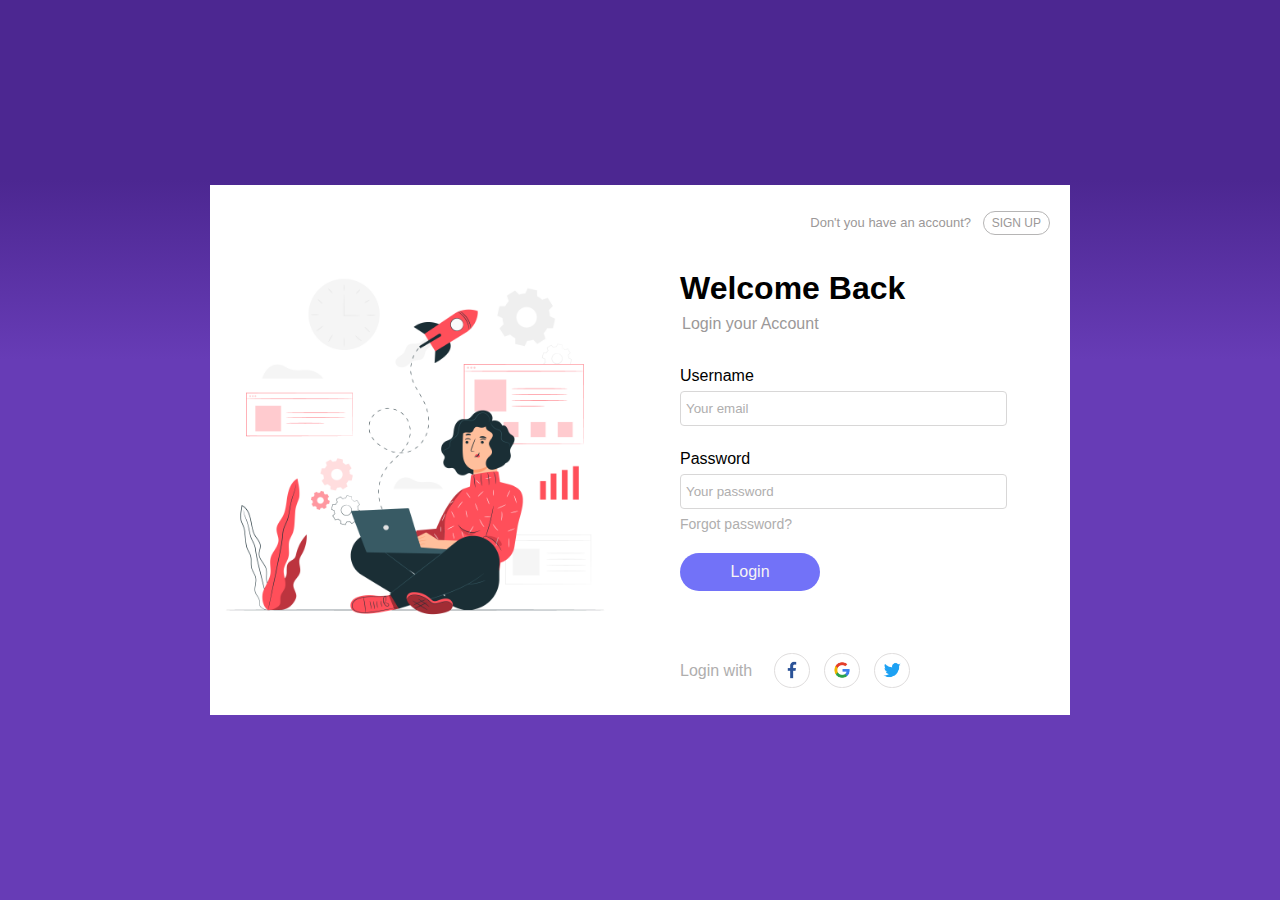
<file: login-form-0/index.html>
<!DOCTYPE html>
<html lang="en">
<head>
    <meta charset="UTF-8">
    <meta http-equiv="X-UA-Compatible" content="IE=edge">
    <meta name="viewport" content="width=device-width, initial-scale=1.0">
    <title>Login Form | Wavefire Coding</title>
    <link rel="stylesheet" href="css/style.css">
</head>
<body>
    <div class="main-wrap">
        <div class="box-container">
            <div class="img-box">

            </div>
            <div class="form-wrap">
                <div class="top-signup">
                    <span>Don't you have an account?</span>
                    <a href="#" class="signup-btn">SIGN UP</a>
                </div>
                <div class="mid-container">
                    <h1>Welcome Back</h1>
                    <h6>Login your Account</h6>
                    <form action="" class="form">
                        <label for="Username">Username</label></br>
                        <input type="email" name="username" id="" placeholder="Your email"> 
                        </br></br>
                        <label for="Password">Password</label></br>
                        <input type="password" name="password" id="" placeholder="Your password">
                        <br>
                        <span><a href="#" class="fg-pass">Forgot password?</a></span>
                        <br>
                        <button type="submit" class="login-btn">Login</button>
                    </form>
                </div>
                <div class="login-with">
                    <span>Login with</span>
                    <a href="https://facebook.com/"><img src="images/fb.png" alt=""></a>
                    <a href=""><img src="images/google.png" alt=""></a>
                    <a href="https://twitter.com/"><img src="images/twitter.png" alt=""></a>
                </div>
            </div>
        </div>
    </div>
</body>
</html>
</file>
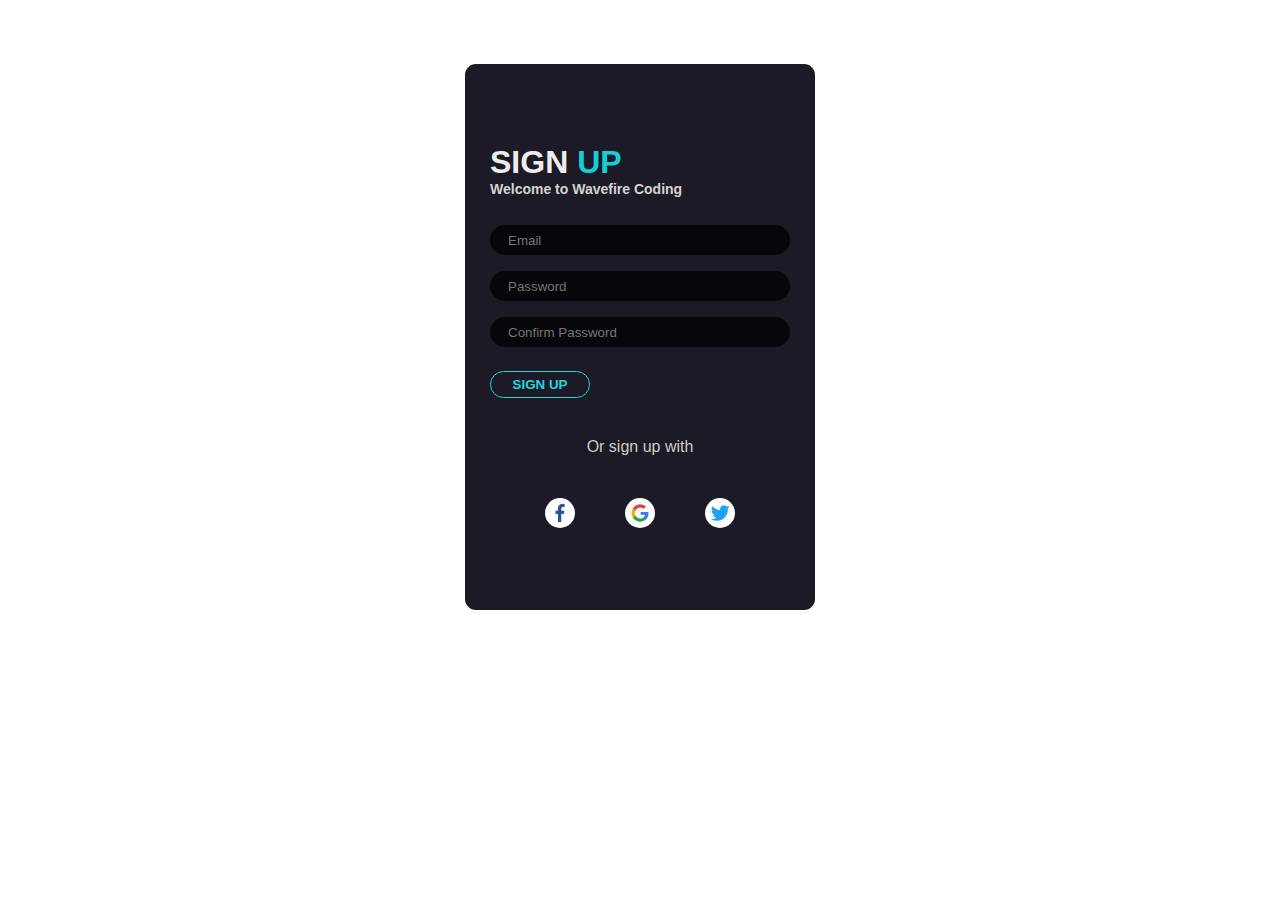
<file: signup-form-0/index.html>
<!DOCTYPE html>
<html>
    <head>
        <title>Sign Up Form</title>
        <link rel="stylesheet" href="css/style.css">        <!--Add your CSS file link-->
    </head>
    <body>
       <div class="main-wrap">
           <div class="form-wrap">
               <h1>SIGN <span>UP</span></h1>
               <h6>Welcome to Wavefire Coding</h6>
               <form class="form">
                   <input type="email" name="email" id="email" placeholder="Email">
                    </br>
                   <input type="password" name="pass" id="pass" placeholder="Password">
                    </br>
                   <input type="password" name="cpass" id="cpass" placeholder="Confirm Password">
                    </br>
                   <button type="submit" class="form-btn">SIGN UP</button>
               </form>
               <span class="sign-up-with">Or sign up with</span>
               <div class="social-logo">
                    <a href="#" title="Facebook">
                        <img src="images/fb.png" alt="Facebook">
                    </a>
                    <a href="#" title="Google">
                        <img src="images/google.png" alt="Google">
                    </a>
                    <a href="#" title="Twitter">
                        <img src="images/twitter.png" alt="Twitter">
                    </a>
               </div>
           </div>
       </div>
    </body>
</html>
</file>
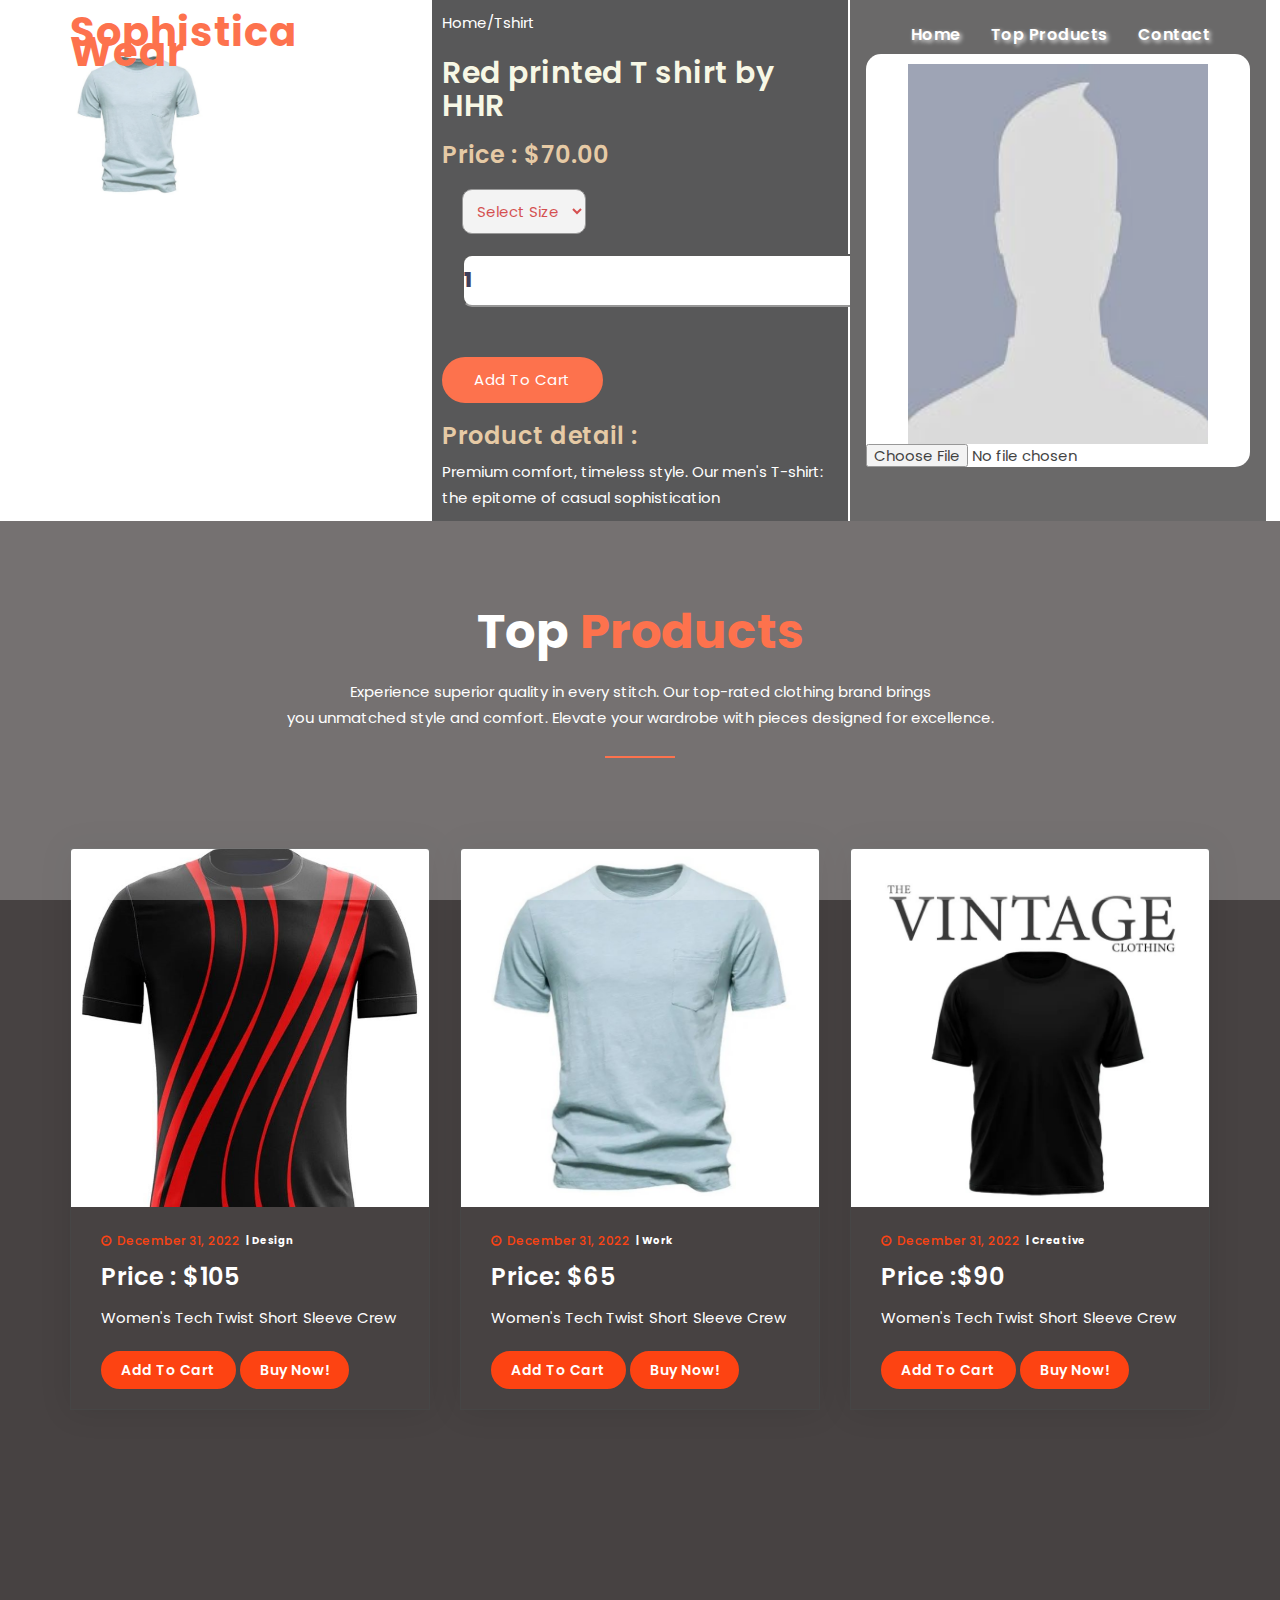
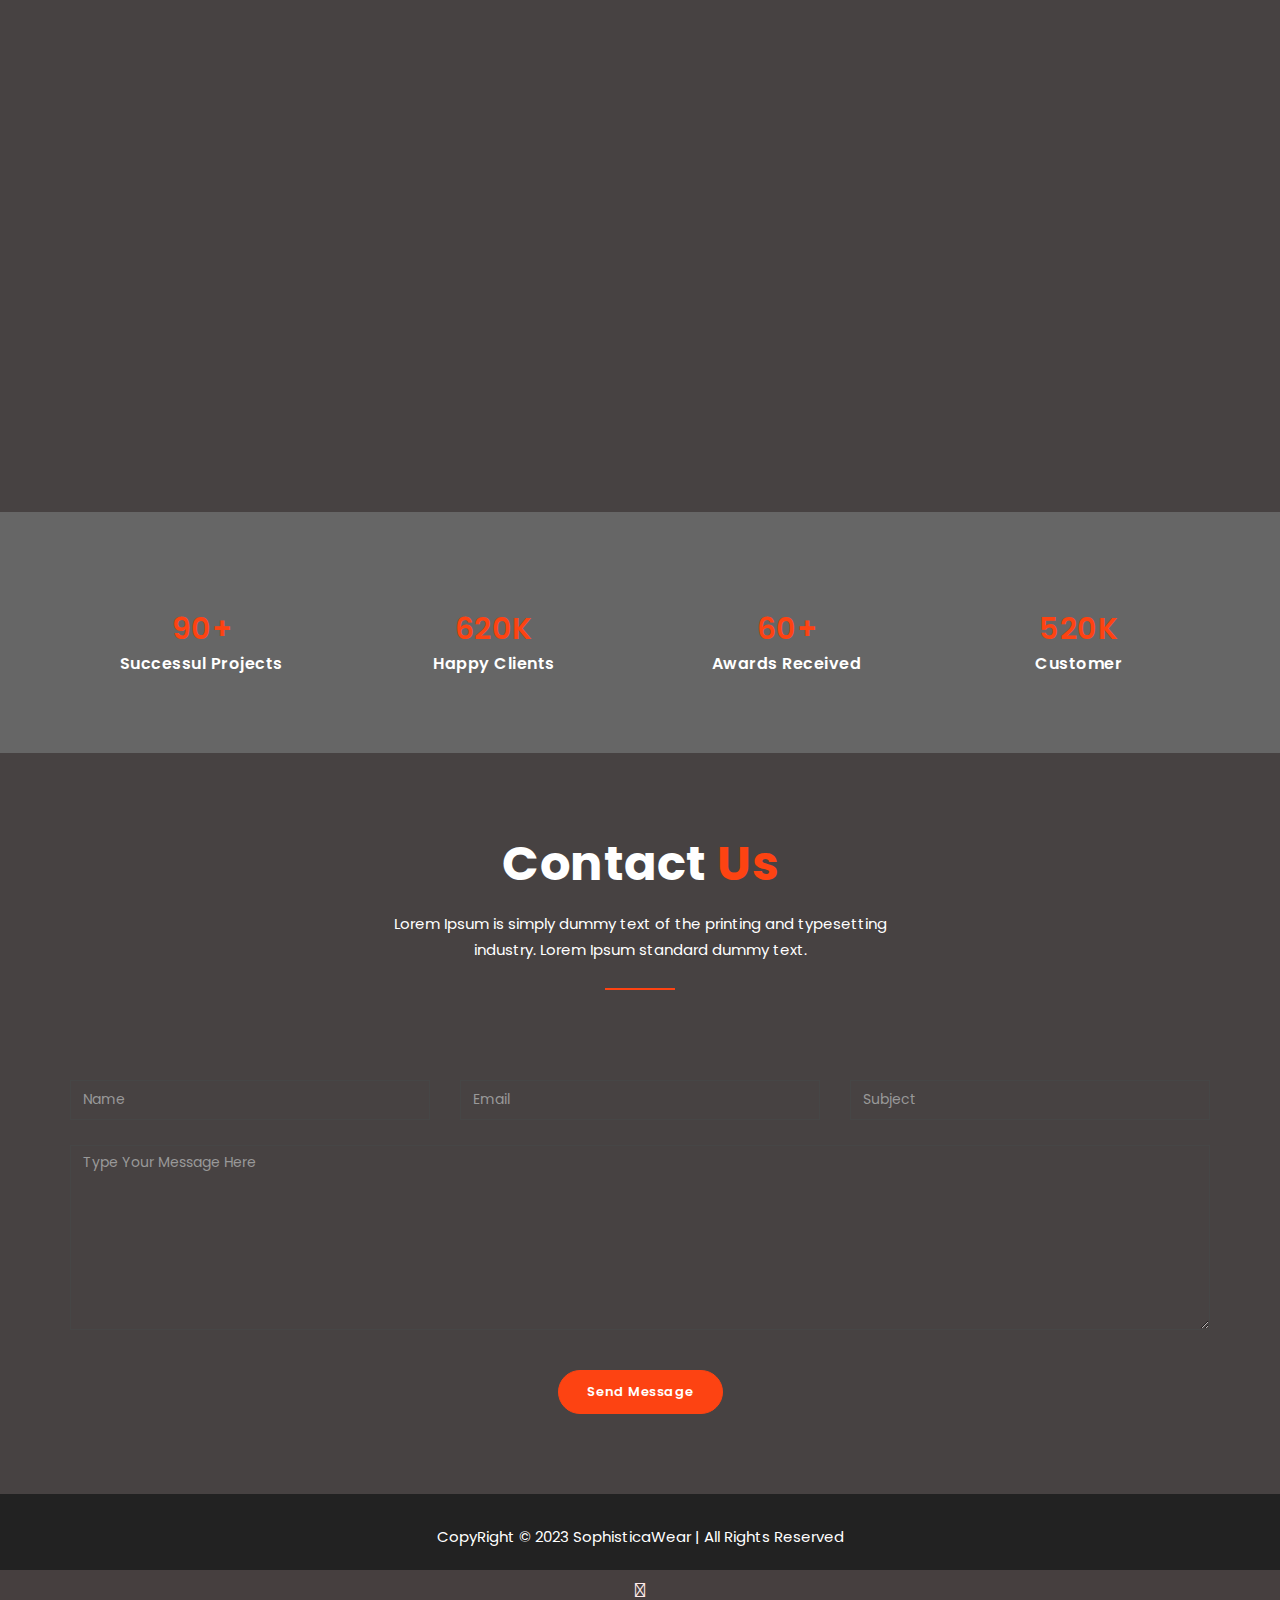
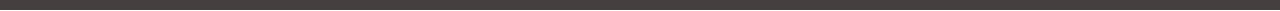
<file: buy.html>
<!doctype html>
<html lang="zxx">
	<head>
		<!-- Meta -->
		<meta charset="utf-8">
		<meta http-equiv="X-UA-Content="IE=edge">
		<meta name="viewport" content="width=device-width, initial-scale=1"> 
		<!-- The above 3 meta tags *must* come first in the head; any other head content must come *after* these tags -->
		<!-- SITE TITLE -->
		<title>Sophistica Wear Clothing</title>
		<link href="https://fonts.googleapis.com/css?family=Poppins:300i,400,400i,500,600,700,800" rel="stylesheet">
		<link href="fonts/font-awesome.min.css" rel="stylesheet"/>
		<link rel="icon" href="images/favicon.png"/>
		<link href="fonts/themify-icons.css" rel="stylesheet"/>
		<link href="fonts/etline.css" rel="stylesheet"/>
		<link href="css/plugins.css" rel="stylesheet"/>
		<link href="css/lightbox.min.css" rel="stylesheet"/>
		<link href="css/responsive.css" rel="stylesheet"/>
		<link href="css/style.css" rel="stylesheet"/>
		<!-- HTML5 shim and Respond.js IE8 support of HTML5 elements and media queries -->
		<!-- WARNING: Respond.js doesn't work if you view the page via file:// -->
		<!--[if lt IE 9]>
		  <script src="https://oss.maxcdn.com/html5shiv/3.7.2/html5shiv.min.js"></script>
		  <script src="https://oss.maxcdn.com/respond/1.4.2/respond.min.js"></script>
		<![endif]-->

        <style>
            select{
                display: block;
                margin: 20px;
                padding: 10px;
                border-radius: 10px;
            }
            select option{
                color: rgb(25, 29, 29);
                
               
            }
            input[type="number"]{
                    display: block;
                    margin: 20px;
                    padding:1vw 0;
                    color: rgb(1, 1, 37);
                    font-size: 1.6vw;
                    font-weight: 800;
                    border-radius: 10px;
                    .col-2 h3{
                        color: burlywood;
                    }
            }
input[type="file"]{
	color: black;
}
        </style>
	</head>
	<body data-spy="scroll" data-offset="80">
	
		<!-- START PRELOADER -->
			<div class="preloader">
				<div class="spinner">
					<div class="double-bounce1"></div>
					<div class="double-bounce2"></div>
				</div>
			</div>
		<!-- END PRELOADER -->
		
		<!-- START NAVBAR -->
			<header class="header_area">				
				<div class="main_header navbar navbar-default menu-top">
					<div class="container">
						<div class="row">
							<div class="col-md-2 col-sm-2 col-xs-4">
								<div class="logo">
									<a href="index.html" class="navbar-brand"><p>Sophistica Wear</p></a>
									<div class="mobile-nav"></div>
								</div>
							</div>
							
							<div class="col-md-10 col-sm-10 col-xs-8">
								<div class="navbar-header">
									<button type="button" class="navbar-toggle collapsed" data-toggle="collapse" data-target="#navbar" aria-expanded="false" aria-controls="navbar">
										<span class="fa fa-navicon"></span>
									</button>
								</div>
								
								<nav id="navbar" class="navbar-collapse collapse">
									<ul class="nav navbar-nav navbar-right">
										<li><a href="#home">Home</a></li>
										<li><a href="#blog">Top Products</a></li>
																
																				
										<li><a href="#contact">Contact</a></li>
									</ul>
								</nav> 
							</div>
						</div>
					</div><!--- END CONTAINER -->
				</div> 
			</header> 
		<!-- END NAVBAR -->			
		
		<!-- -----------Single product detail------------- -->
		<div class="small-container" style="max-width: 1400px; margin: auto; padding-left: 25px; padding-right: 25px;"  >
<div class="row" style="display: flex; align-items: centre; flex-wrap: wrap; justify-content: space-around;">
    <div class="col-2" style="flex-basis: 33%; min-width: 300px;">
        <img style="padding: 50px ; max-width: 60%; " src="images\Products\5\5a.jpg" alt="">
    </div>
    <div class="col-2" style="flex-basis: 33%; min-width: 300px; background-color: rgb(33, 32, 34); padding: 10px; color: beige;">
        <p>Home/Tshirt</p>
       <h1 style="color: beige;">Red printed T shirt by HHR</h1>
       <h3 style="color: burlywood;" >Price : $70.00</h3>

       <select name="" id="" style="color: rgb(199, 20, 20);">
        <option value="">Select Size</option>
        <option value="">XXL</option>
        <option value="">XL</option>
        <option value="">L</option>
        <option value="">Medium</option>
        <option value="">Small</option>
        <option value="">Smallest</option>
       </select>
       <input type="number" value="1">
       <a href="#work" class="banner_btn">Add to Cart </a>
       <h3 style="color: burlywood;">Product detail :</h3>
       <p>Premium comfort, timeless style. Our men's T-shirt: the epitome of casual sophistication</p>
    </div>
    <div class="col-2" style="flex-basis: 33%; min-width: 300px;">
        <div class="hero" style="width: 100%; height: 100%; background: #383737; display: flex;align-items: center; justify-content: center;">
            <div class="card" style="width: 30vw; background-color: #fff;padding-top: 10px
            ;border-radius: 15px;text-align: center;color: #333;">
                
                <img style="width: 300px; height: 380px;" id="profile-Pic"src="images\Products\default-profile.jpg" alt="">

                <input type="file" accept="image/jpeg ,image/png ,image/jpg" id="input-file">
            </div>
        </div>
    </div>
</div>




            
         </div>	





		<!-- START BLOG -->
		<section id="blog" class="dark_bg section_padding">
			<div class="container">
				<div class="row">
					<div class="col-md-12 col-sm-12-col-xs-12">
						<div class="section_heading text-center">
							<h2>Top <span>Products</span></h2>
							<p>Experience superior quality in every stitch. Our top-rated clothing brand brings<br> you unmatched style and comfort. Elevate your wardrobe with pieces designed for excellence.</p>
							<div class="sm_border"></div>
						</div>	
					</div>	
					
					<div class="blog_slide_area">
						<div class="col-md-4 col-sm-6 col-xs-12">
							<div class="single_blog wow fadeInLeft">
								<div class="blog-thumb">
									<div class="blog-image">
									   <a href="#"><img src="images\Products\6\6a.jpg" class="img-responsive" alt=""></a>
									</div>
									<div class="blog-info">
										<small><i class="fa fa-clock-o"></i>December 31, 2022</small>
										<span>| Design</span>
										<a href="#"><h4>Price : $105</h4></a>																						
										<p>Women's Tech Twist Short Sleeve Crew</p>
										<a href="buy.html" target="self" class="btn blog_btn">Add to Cart</a>
										<a href="buy.html" class="btn blog_btn">Buy Now!</a>
									</div>
								</div>
							</div>
						</div>
		
						<div class="col-md-4 col-sm-6 col-xs-12">
							<div class="single_blog wow fadeInUp">
								<div class="blog-thumb">
									<div class="blog-image">
									   <a href="#"><img src="images\Products\5\5a.jpg" alt=""></a>
									</div>
									<div class="blog-info">
										<small><i class="fa fa-clock-o"></i>December 31, 2022</small>
										<span>| Work</span>
										<a href="#"><h4>Price: $65</h4></a>																						
										<p>Women's Tech Twist Short Sleeve Crew</p>
										<a href="buy.html" class="btn blog_btn">Add to Cart</a>
										<a href="buy.html" class="btn blog_btn">Buy Now!</a>
									</div>
								</div>
							</div>
						</div>
						
						<div class="col-md-4 col-sm-6 col-xs-12">
							<div class="single_blog wow fadeInRight">
								<div class="blog-thumb">
									<div class="blog-image">
									   <a href="#"><img src="images\Products\4\4a.jpg" class="img-responsive" alt=""></a>
									</div>
									<div class="blog-info">
										<small><i class="fa fa-clock-o"></i>December 31, 2022</small>
										<span>| Creative</span>
										<a href="#"><h4>Price :$90</h4></a>																						
										<p>Women's Tech Twist Short Sleeve Crew</p>
										<a href="buy.html" class="btn blog_btn">Add to Cart</a>
										<a href="buy.html" class="btn blog_btn">Buy Now!</a>
									</div>
								</div>
							</div>
						</div>	
						<div class="blog_slide_area">
							<div class="col-md-4 col-sm-6 col-xs-12">
								<div class="single_blog wow fadeInLeft">
									<div class="blog-thumb">
										<div class="blog-image">
										   <a href="#"><img src="images\Products\3\3a.jpg" class="img-responsive" alt=""></a>
										</div>
										<div class="blog-info">
											<small><i class="fa fa-clock-o"></i>December 31, 2022</small>
											<span>| Design</span>
											<a href="#"><h4>Price : $80 USD</h4></a>																						
											<p>men's Tech Twist Short Sleeve Crew</p>
											<a href="buy.html" class="btn blog_btn">Add to Cart</a>
											<a href="buy.html" class="btn blog_btn">Buy Now!</a>
										</div>
									</div>
								</div>
							</div>
			
							<div class="col-md-4 col-sm-6 col-xs-12">
								<div class="single_blog wow fadeInUp">
									<div class="blog-thumb">
										<div class="blog-image">
										   <a href="#"><img src="images\Products\2\2a.jpg" class="img-responsive" alt=""></a>
										</div>
										<div class="blog-info">
											<small><i class="fa fa-clock-o"></i>December 31, 2023</small>
											<span>| Work</span>
											<a href="buy.html"><h4>Price : $80</h4></a>																						
											<p>men's Tech Twist Short Sleeve Crew</p>
											<a href="buy.html" class="btn blog_btn">Add to Cart</a>
											<a href="buy.html" class="btn blog_btn">Buy Now!</a>
										</div>
									</div>
								</div>
							</div>
							<div class="col-md-4 col-sm-6 col-xs-12">
								<div class="single_blog wow fadeInUp">
									<div class="blog-thumb">
										<div class="blog-image">
										   <a href="#"><img src="images\Products\1\1a.jpg" class="img-responsive" alt=""></a>
										</div>
										<div class="blog-info">
											<small><i class="fa fa-clock-o"></i>December 31, 2023</small>
											<span>| Work</span>
											<a href="buy.html"><h4>Price : $80</h4></a>																						
											<p>men's Tech Twist Short Sleeve Crew</p>
											<a href="buy.html" class="btn blog_btn">Add to Cart</a>
											<a href="buy.html" class="btn blog_btn">Buy Now!</a>
										</div>
									</div>
								</div>
							</div>
							
							
					</div>
				</div>
			</div>
		</section>
	<!-- END BLOG -->
		
		
		
		<!-- START COUNTER -->
		    <section id="counter_area" class="section_padding">
				<div class="container">
					<div class="row text-center">
					
						<div class="col-md-3 col-sm-6 col-xs-12">
							<div class="single_counter">							    
								<h3><span class="counter">90</span>+</h3>
							    <h5>Successul Projects</h5>
							</div>
						</div> 
						
						<div class="col-md-3 col-sm-6 col-xs-12">
							<div class="single_counter">								
								<h3><span class="counter">620</span>K</h3>
								<h5>Happy Clients</h5>
							</div>
						</div>
						
						<div class="col-md-3 col-sm-6 col-xs-12">
							<div class="single_counter">							    
								<h3><span class="counter">60</span>+</h3>
								<h5>Awards Received</h5>
							</div>
						</div> 
						
						<div class="col-md-3 col-sm-6 col-xs-12">
							<div class="single_counter border_left">							    
								<h3><span class="counter">520</span>K</h3>
								<h5>Customer</h5>
							</div>
						</div>
					</div>
				</div>
			</section>
		<!-- END COUNTER -->	
	
		
		<!-- START CONTACT -->
			<section id="contact" class="dark_bg section_padding">
				<div class="container">
					<div class="col-md-12 col-sm-12-col-xs-12">
						<div class="section_heading text-center">
							<h2>Contact <span>Us</span></h2>
							<p>Lorem Ipsum is simply dummy text of the printing and typesetting<br/> industry. Lorem Ipsum standard dummy text.</p>
							<div class="sm_border"></div>
						</div>	
					</div>	
					
					<div class="row">						
						<div class="col-md-12 col-sm-12">
							<form class="form" name="enq" method="post" action="contact.php" onsubmit="return validation();">
								<div class="row">
									<div class="form-group col-md-4">
										<input type="text" name="name" class="form-control" placeholder="Name" required="required">
									</div>
									<div class="form-group col-md-4">
										<input type="email" name="email" class="form-control" placeholder="Email" required="required">
									</div>
									<div class="form-group col-md-4">
										<input type="text" name="subject" class="form-control" placeholder="Subject" required="required">
									</div>
									<div class="form-group col-md-12">
										<textarea rows="6" name="message" class="form-control" placeholder="Type Your Message Here" required="required"></textarea>
									</div>
									<div class="col-md-12 text-center">
										<button type="submit" value="Send message" name="submit" id="submitButton" class="btn btn-default main_btn" title="Submit Your Message!">Send Message</button>
									</div>
								</div>
							</form>
						</div>						
					</div>
				</div>
			</section>
		<!-- END CONTACT -->
		
		<!-- START FOOTER -->
			<div class="footer">
				<div class="container">					
					<div class="copy-text text-center">
						<p>CopyRight © 2023 SophisticaWear | All Rights Reserved</p>
					</div>											
				</div>						
			</div>	
            <div class="links">
				<a href="#"><i class="fa-brands fa-linkedin-in"></i></a>
				<a href="#"><i class="fa-brands fa-facebook"></i></a>
				<a href="#"><i class="fa-solid fa-envelope-open-text"></i></a>
			</div>
		<!-- END FOOTER -->
		
<script>
	let profilePic=document.getElementById("profile-Pic");
	let inputFile=document.getElementById("input-file");

	inputFile.onchange=function(){
		profilePic.src=URL.createObjectURL(inputFile.files[0]);
	}
</script>

		<!-- Start Latest jQuery -->
			<script src="js/jquery.min.js"></script>
			<script src="js/bootstrap.min.js"></script>
			<script src="js/owl.carousel.min.js"></script>
			<script src="js/modernizr-2.8.3.min.js"></script>
			<script src="js/jquery.min.js"></script>
			<script src="js/jquery.nav.js"></script>			
			<script src="js/jquery.inview.min.js"></script>
			<script src="js/isotope.pkgd.min.js"></script>
			<script src="js/animated-headline.js"></script>	
			<script src="js/particles.min.js"></script>
			<script src="js/app.js"></script>
			<script src="js/jquery.stellar.min.js"></script>
			<script src="js/lightbox.min.js"></script>
			<script src="js/scrolltopcontrol.js"></script>
			<script src="js/wow.min.js"></script>
			<script src="js/main.js"></script>
		<!-- End Latest jQuery -->
		
	</body>
</html>
</file>
<file: login-form-0/css/style.css>
*{
    margin:0px;
    padding: 0px;
    font-family: Arial, Helvetica, sans-serif;
}
.main-wrap{
    background: linear-gradient(rgb(76, 39, 145) 20%,rgb(103, 60, 182) 40%);
    width:100%;
    height: 100vh;
    display: flex;
    justify-content: center;
    align-items: center;
}
.box-container{
    display: flex;
    width:860px;
    height:530px;
    background:#fff;
    /* border-radius: 10px; */
}
.img-box{
    width:50%;
    height: 100%;
    background-image: url(../images/photo4.jpg);
    background-position: center;
    background-size: contain;
    background-repeat: no-repeat;
    /* background-color: rgb(170, 32, 129); */
}
.form-wrap{
    /* font-family: Arial; */
    width:50%;
    height: 100%;
    padding: 20px;
}
.form-wrap .top-signup{
    text-align: right;
    padding-top: 10px;
    font-size: 13px;
    font-weight: 400;
    color: rgb(155, 152, 152);
}
.form-wrap .signup-btn{
    text-decoration: none;
    color: rgb(155, 152, 152);
    border: 1px solid rgb(182, 181, 181);
    padding: 4px 8px;
    font-size: 12px;
    margin-left: 8px;
    border-radius: 16px;
}
.form-wrap .signup-btn:hover{
    background-color: rgba(238, 238, 238, 0.527);
}
.form-wrap .mid-container{
    padding-top: 40px;
    padding-left: 40px;
}
.mid-container h6{
    font-size: 16px;
    font-weight: 400;
    padding: 8px 2px;
    letter-spacing: 0.002rem;
    color:rgb(155, 152, 152);
}
.mid-container .form{
    padding-top: 26px;
}
.mid-container .form label{
    font-weight: 500;
}
.mid-container .form input{
    width:320px;
    margin: 6px 0px;
    height:33px;
    color:rgb(155, 152, 152);
    padding-left: 5px;
    border-radius: 4px;
    border: 1px solid rgb(216, 215, 215);
}
.mid-container .form input:focus{
    border: 1px solid rgb(182, 180, 180);
    outline: none;
}
.mid-container .form input::placeholder{
    color: rgb(175, 174, 174);
}
.fg-pass{
    color:rgb(175, 174, 174);
    font-size: 14px;
    text-decoration: none;
}
.mid-container .form .login-btn{
    padding:10px;
    cursor: pointer;
    width: 140px;
    font-size: 16px;
    margin-top: 20px;
    background-color: rgb(114, 114, 248);
    color: rgb(247, 244, 244);
    border-radius:20px;
    border: none;
}
.mid-container .form .login-btn:hover{
    background-color: rgba(39, 39, 175, 0.938);
    transition: all ease 1s;
}
.login-with{
    padding: 70px 40px;
}
.login-with span{
    color: rgb(175, 174, 174);
    margin-right: 12px;
}
.login-with a{
    border: 1px solid rgb(223, 221, 221);
    border-radius: 30px;
    padding:8px;
    width:25px;
    margin: 4px 5px;
    height:25px;
}
.login-with a img{
    width:18px;
    height:18px;
    margin-bottom: -3px;
}
</file>
<file: signup-form-0/css/style.css>
/*Suraj Aswal*/

*{
    margin:0px;
    padding:0px;
    font-family: Arial, Helvetica, sans-serif;
    box-sizing: border-box;
}
.main-wrap{
    position: relative;
    width: 100%;
}
.form-wrap{
    margin:auto;
    margin-top:5%;
    border-radius: 11px;
    padding:80px 25px;
    background-color: rgba(16, 15, 27, 0.952);
    width:350px;
    height:auto;
    /* box-shadow: 0.1rem 3rem rgba(0, 0, 0, 0.527) !important; */
}
.form-wrap h1{
    color: rgb(238, 237, 237);
}
.form-wrap h6{
    color:rgb(212, 211, 211);
    font-size:14px;
    margin-bottom:20px;
}
.form-wrap span{
    color:rgb(23, 206, 212);
}
.form input{
    margin:8px 0px;
    height:30px;
    width:100%;
    border:none;
    border-radius: 20px;
    padding-left:14px;
    color:rgb(238, 237, 237);
    background-color: rgb(7, 6, 10);
}
.form input:focus{
    border:none;
    outline:none
}
.form input::placeholder{
    padding-left: 4px;
}
.form .form-btn{
    width:100px;
    border-radius:20px;
    padding:5px;
    cursor:pointer;
    font-weight:550;
    margin-top:16px;
    border:0.1rem solid rgb(35, 215, 221);
    color:rgb(35, 215, 221);
    background-color: transparent;
}
.form-btn:hover{
    background-color: rgb(17, 16, 29);
}
.sign-up-with{
    padding:40px 10px;
    width:100%;
    display:inline-block;
    text-align:center;
    color:rgb(206, 202, 202) !important;
}
.social-logo{
    display: flex;
    justify-content: center;
    align-items: center;
}
.social-logo a{
    background-color: #fff;
    width:30px;
    height:30px;
    margin:2px 25px;
    padding:5px;
    border-radius:20px;
}
.social-logo a img{
    height:20px;
    width:20px;
}
</file>
<file: fonts/themify-icons.css>
@font-face {
	font-family: 'themify';
	src:url('themify.eot?-fvbane');
	src:url('themify.eot?#iefix-fvbane') format('embedded-opentype'),
		url('themify.woff?-fvbane') format('woff'),
		url('themify.ttf?-fvbane') format('truetype'),
		url('themify.svg?-fvbane#themify') format('svg');
	font-weight: normal;
	font-style: normal;
}

[class^="ti-"], [class*=" ti-"] {
	font-family: 'themify';
	speak: none;
	font-style: normal;
	font-weight: normal;
	font-variant: normal;
	text-transform: none;
	line-height: 1;

	/* Better Font Rendering =========== */
	-webkit-font-smoothing: antialiased;
	-moz-osx-font-smoothing: grayscale;
}

.ti-wand:before {
	content: "\e600";
}
.ti-volume:before {
	content: "\e601";
}
.ti-user:before {
	content: "\e602";
}
.ti-unlock:before {
	content: "\e603";
}
.ti-unlink:before {
	content: "\e604";
}
.ti-trash:before {
	content: "\e605";
}
.ti-thought:before {
	content: "\e606";
}
.ti-target:before {
	content: "\e607";
}
.ti-tag:before {
	content: "\e608";
}
.ti-tablet:before {
	content: "\e609";
}
.ti-star:before {
	content: "\e60a";
}
.ti-spray:before {
	content: "\e60b";
}
.ti-signal:before {
	content: "\e60c";
}
.ti-shopping-cart:before {
	content: "\e60d";
}
.ti-shopping-cart-full:before {
	content: "\e60e";
}
.ti-settings:before {
	content: "\e60f";
}
.ti-search:before {
	content: "\e610";
}
.ti-zoom-in:before {
	content: "\e611";
}
.ti-zoom-out:before {
	content: "\e612";
}
.ti-cut:before {
	content: "\e613";
}
.ti-ruler:before {
	content: "\e614";
}
.ti-ruler-pencil:before {
	content: "\e615";
}
.ti-ruler-alt:before {
	content: "\e616";
}
.ti-bookmark:before {
	content: "\e617";
}
.ti-bookmark-alt:before {
	content: "\e618";
}
.ti-reload:before {
	content: "\e619";
}
.ti-plus:before {
	content: "\e61a";
}
.ti-pin:before {
	content: "\e61b";
}
.ti-pencil:before {
	content: "\e61c";
}
.ti-pencil-alt:before {
	content: "\e61d";
}
.ti-paint-roller:before {
	content: "\e61e";
}
.ti-paint-bucket:before {
	content: "\e61f";
}
.ti-na:before {
	content: "\e620";
}
.ti-mobile:before {
	content: "\e621";
}
.ti-minus:before {
	content: "\e622";
}
.ti-medall:before {
	content: "\e623";
}
.ti-medall-alt:before {
	content: "\e624";
}
.ti-marker:before {
	content: "\e625";
}
.ti-marker-alt:before {
	content: "\e626";
}
.ti-arrow-up:before {
	content: "\e627";
}
.ti-arrow-right:before {
	content: "\e628";
}
.ti-arrow-left:before {
	content: "\e629";
}
.ti-arrow-down:before {
	content: "\e62a";
}
.ti-lock:before {
	content: "\e62b";
}
.ti-location-arrow:before {
	content: "\e62c";
}
.ti-link:before {
	content: "\e62d";
}
.ti-layout:before {
	content: "\e62e";
}
.ti-layers:before {
	content: "\e62f";
}
.ti-layers-alt:before {
	content: "\e630";
}
.ti-key:before {
	content: "\e631";
}
.ti-import:before {
	content: "\e632";
}
.ti-image:before {
	content: "\e633";
}
.ti-heart:before {
	content: "\e634";
}
.ti-heart-broken:before {
	content: "\e635";
}
.ti-hand-stop:before {
	content: "\e636";
}
.ti-hand-open:before {
	content: "\e637";
}
.ti-hand-drag:before {
	content: "\e638";
}
.ti-folder:before {
	content: "\e639";
}
.ti-flag:before {
	content: "\e63a";
}
.ti-flag-alt:before {
	content: "\e63b";
}
.ti-flag-alt-2:before {
	content: "\e63c";
}
.ti-eye:before {
	content: "\e63d";
}
.ti-export:before {
	content: "\e63e";
}
.ti-exchange-vertical:before {
	content: "\e63f";
}
.ti-desktop:before {
	content: "\e640";
}
.ti-cup:before {
	content: "\e641";
}
.ti-crown:before {
	content: "\e642";
}
.ti-comments:before {
	content: "\e643";
}
.ti-comment:before {
	content: "\e644";
}
.ti-comment-alt:before {
	content: "\e645";
}
.ti-close:before {
	content: "\e646";
}
.ti-clip:before {
	content: "\e647";
}
.ti-angle-up:before {
	content: "\e648";
}
.ti-angle-right:before {
	content: "\e649";
}
.ti-angle-left:before {
	content: "\e64a";
}
.ti-angle-down:before {
	content: "\e64b";
}
.ti-check:before {
	content: "\e64c";
}
.ti-check-box:before {
	content: "\e64d";
}
.ti-camera:before {
	content: "\e64e";
}
.ti-announcement:before {
	content: "\e64f";
}
.ti-brush:before {
	content: "\e650";
}
.ti-briefcase:before {
	content: "\e651";
}
.ti-bolt:before {
	content: "\e652";
}
.ti-bolt-alt:before {
	content: "\e653";
}
.ti-blackboard:before {
	content: "\e654";
}
.ti-bag:before {
	content: "\e655";
}
.ti-move:before {
	content: "\e656";
}
.ti-arrows-vertical:before {
	content: "\e657";
}
.ti-arrows-horizontal:before {
	content: "\e658";
}
.ti-fullscreen:before {
	content: "\e659";
}
.ti-arrow-top-right:before {
	content: "\e65a";
}
.ti-arrow-top-left:before {
	content: "\e65b";
}
.ti-arrow-circle-up:before {
	content: "\e65c";
}
.ti-arrow-circle-right:before {
	content: "\e65d";
}
.ti-arrow-circle-left:before {
	content: "\e65e";
}
.ti-arrow-circle-down:before {
	content: "\e65f";
}
.ti-angle-double-up:before {
	content: "\e660";
}
.ti-angle-double-right:before {
	content: "\e661";
}
.ti-angle-double-left:before {
	content: "\e662";
}
.ti-angle-double-down:before {
	content: "\e663";
}
.ti-zip:before {
	content: "\e664";
}
.ti-world:before {
	content: "\e665";
}
.ti-wheelchair:before {
	content: "\e666";
}
.ti-view-list:before {
	content: "\e667";
}
.ti-view-list-alt:before {
	content: "\e668";
}
.ti-view-grid:before {
	content: "\e669";
}
.ti-uppercase:before {
	content: "\e66a";
}
.ti-upload:before {
	content: "\e66b";
}
.ti-underline:before {
	content: "\e66c";
}
.ti-truck:before {
	content: "\e66d";
}
.ti-timer:before {
	content: "\e66e";
}
.ti-ticket:before {
	content: "\e66f";
}
.ti-thumb-up:before {
	content: "\e670";
}
.ti-thumb-down:before {
	content: "\e671";
}
.ti-text:before {
	content: "\e672";
}
.ti-stats-up:before {
	content: "\e673";
}
.ti-stats-down:before {
	content: "\e674";
}
.ti-split-v:before {
	content: "\e675";
}
.ti-split-h:before {
	content: "\e676";
}
.ti-smallcap:before {
	content: "\e677";
}
.ti-shine:before {
	content: "\e678";
}
.ti-shift-right:before {
	content: "\e679";
}
.ti-shift-left:before {
	content: "\e67a";
}
.ti-shield:before {
	content: "\e67b";
}
.ti-notepad:before {
	content: "\e67c";
}
.ti-server:before {
	content: "\e67d";
}
.ti-quote-right:before {
	content: "\e67e";
}
.ti-quote-left:before {
	content: "\e67f";
}
.ti-pulse:before {
	content: "\e680";
}
.ti-printer:before {
	content: "\e681";
}
.ti-power-off:before {
	content: "\e682";
}
.ti-plug:before {
	content: "\e683";
}
.ti-pie-chart:before {
	content: "\e684";
}
.ti-paragraph:before {
	content: "\e685";
}
.ti-panel:before {
	content: "\e686";
}
.ti-package:before {
	content: "\e687";
}
.ti-music:before {
	content: "\e688";
}
.ti-music-alt:before {
	content: "\e689";
}
.ti-mouse:before {
	content: "\e68a";
}
.ti-mouse-alt:before {
	content: "\e68b";
}
.ti-money:before {
	content: "\e68c";
}
.ti-microphone:before {
	content: "\e68d";
}
.ti-menu:before {
	content: "\e68e";
}
.ti-menu-alt:before {
	content: "\e68f";
}
.ti-map:before {
	content: "\e690";
}
.ti-map-alt:before {
	content: "\e691";
}
.ti-loop:before {
	content: "\e692";
}
.ti-location-pin:before {
	content: "\e693";
}
.ti-list:before {
	content: "\e694";
}
.ti-light-bulb:before {
	content: "\e695";
}
.ti-Italic:before {
	content: "\e696";
}
.ti-info:before {
	content: "\e697";
}
.ti-infinite:before {
	content: "\e698";
}
.ti-id-badge:before {
	content: "\e699";
}
.ti-hummer:before {
	content: "\e69a";
}
.ti-home:before {
	content: "\e69b";
}
.ti-help:before {
	content: "\e69c";
}
.ti-headphone:before {
	content: "\e69d";
}
.ti-harddrives:before {
	content: "\e69e";
}
.ti-harddrive:before {
	content: "\e69f";
}
.ti-gift:before {
	content: "\e6a0";
}
.ti-game:before {
	content: "\e6a1";
}
.ti-filter:before {
	content: "\e6a2";
}
.ti-files:before {
	content: "\e6a3";
}
.ti-file:before {
	content: "\e6a4";
}
.ti-eraser:before {
	content: "\e6a5";
}
.ti-envelope:before {
	content: "\e6a6";
}
.ti-download:before {
	content: "\e6a7";
}
.ti-direction:before {
	content: "\e6a8";
}
.ti-direction-alt:before {
	content: "\e6a9";
}
.ti-dashboard:before {
	content: "\e6aa";
}
.ti-control-stop:before {
	content: "\e6ab";
}
.ti-control-shuffle:before {
	content: "\e6ac";
}
.ti-control-play:before {
	content: "\e6ad";
}
.ti-control-pause:before {
	content: "\e6ae";
}
.ti-control-forward:before {
	content: "\e6af";
}
.ti-control-backward:before {
	content: "\e6b0";
}
.ti-cloud:before {
	content: "\e6b1";
}
.ti-cloud-up:before {
	content: "\e6b2";
}
.ti-cloud-down:before {
	content: "\e6b3";
}
.ti-clipboard:before {
	content: "\e6b4";
}
.ti-car:before {
	content: "\e6b5";
}
.ti-calendar:before {
	content: "\e6b6";
}
.ti-book:before {
	content: "\e6b7";
}
.ti-bell:before {
	content: "\e6b8";
}
.ti-basketball:before {
	content: "\e6b9";
}
.ti-bar-chart:before {
	content: "\e6ba";
}
.ti-bar-chart-alt:before {
	content: "\e6bb";
}
.ti-back-right:before {
	content: "\e6bc";
}
.ti-back-left:before {
	content: "\e6bd";
}
.ti-arrows-corner:before {
	content: "\e6be";
}
.ti-archive:before {
	content: "\e6bf";
}
.ti-anchor:before {
	content: "\e6c0";
}
.ti-align-right:before {
	content: "\e6c1";
}
.ti-align-left:before {
	content: "\e6c2";
}
.ti-align-justify:before {
	content: "\e6c3";
}
.ti-align-center:before {
	content: "\e6c4";
}
.ti-alert:before {
	content: "\e6c5";
}
.ti-alarm-clock:before {
	content: "\e6c6";
}
.ti-agenda:before {
	content: "\e6c7";
}
.ti-write:before {
	content: "\e6c8";
}
.ti-window:before {
	content: "\e6c9";
}
.ti-widgetized:before {
	content: "\e6ca";
}
.ti-widget:before {
	content: "\e6cb";
}
.ti-widget-alt:before {
	content: "\e6cc";
}
.ti-wallet:before {
	content: "\e6cd";
}
.ti-video-clapper:before {
	content: "\e6ce";
}
.ti-video-camera:before {
	content: "\e6cf";
}
.ti-vector:before {
	content: "\e6d0";
}
.ti-themify-logo:before {
	content: "\e6d1";
}
.ti-themify-favicon:before {
	content: "\e6d2";
}
.ti-themify-favicon-alt:before {
	content: "\e6d3";
}
.ti-support:before {
	content: "\e6d4";
}
.ti-stamp:before {
	content: "\e6d5";
}
.ti-split-v-alt:before {
	content: "\e6d6";
}
.ti-slice:before {
	content: "\e6d7";
}
.ti-shortcode:before {
	content: "\e6d8";
}
.ti-shift-right-alt:before {
	content: "\e6d9";
}
.ti-shift-left-alt:before {
	content: "\e6da";
}
.ti-ruler-alt-2:before {
	content: "\e6db";
}
.ti-receipt:before {
	content: "\e6dc";
}
.ti-pin2:before {
	content: "\e6dd";
}
.ti-pin-alt:before {
	content: "\e6de";
}
.ti-pencil-alt2:before {
	content: "\e6df";
}
.ti-palette:before {
	content: "\e6e0";
}
.ti-more:before {
	content: "\e6e1";
}
.ti-more-alt:before {
	content: "\e6e2";
}
.ti-microphone-alt:before {
	content: "\e6e3";
}
.ti-magnet:before {
	content: "\e6e4";
}
.ti-line-double:before {
	content: "\e6e5";
}
.ti-line-dotted:before {
	content: "\e6e6";
}
.ti-line-dashed:before {
	content: "\e6e7";
}
.ti-layout-width-full:before {
	content: "\e6e8";
}
.ti-layout-width-default:before {
	content: "\e6e9";
}
.ti-layout-width-default-alt:before {
	content: "\e6ea";
}
.ti-layout-tab:before {
	content: "\e6eb";
}
.ti-layout-tab-window:before {
	content: "\e6ec";
}
.ti-layout-tab-v:before {
	content: "\e6ed";
}
.ti-layout-tab-min:before {
	content: "\e6ee";
}
.ti-layout-slider:before {
	content: "\e6ef";
}
.ti-layout-slider-alt:before {
	content: "\e6f0";
}
.ti-layout-sidebar-right:before {
	content: "\e6f1";
}
.ti-layout-sidebar-none:before {
	content: "\e6f2";
}
.ti-layout-sidebar-left:before {
	content: "\e6f3";
}
.ti-layout-placeholder:before {
	content: "\e6f4";
}
.ti-layout-menu:before {
	content: "\e6f5";
}
.ti-layout-menu-v:before {
	content: "\e6f6";
}
.ti-layout-menu-separated:before {
	content: "\e6f7";
}
.ti-layout-menu-full:before {
	content: "\e6f8";
}
.ti-layout-media-right-alt:before {
	content: "\e6f9";
}
.ti-layout-media-right:before {
	content: "\e6fa";
}
.ti-layout-media-overlay:before {
	content: "\e6fb";
}
.ti-layout-media-overlay-alt:before {
	content: "\e6fc";
}
.ti-layout-media-overlay-alt-2:before {
	content: "\e6fd";
}
.ti-layout-media-left-alt:before {
	content: "\e6fe";
}
.ti-layout-media-left:before {
	content: "\e6ff";
}
.ti-layout-media-center-alt:before {
	content: "\e700";
}
.ti-layout-media-center:before {
	content: "\e701";
}
.ti-layout-list-thumb:before {
	content: "\e702";
}
.ti-layout-list-thumb-alt:before {
	content: "\e703";
}
.ti-layout-list-post:before {
	content: "\e704";
}
.ti-layout-list-large-image:before {
	content: "\e705";
}
.ti-layout-line-solid:before {
	content: "\e706";
}
.ti-layout-grid4:before {
	content: "\e707";
}
.ti-layout-grid3:before {
	content: "\e708";
}
.ti-layout-grid2:before {
	content: "\e709";
}
.ti-layout-grid2-thumb:before {
	content: "\e70a";
}
.ti-layout-cta-right:before {
	content: "\e70b";
}
.ti-layout-cta-left:before {
	content: "\e70c";
}
.ti-layout-cta-center:before {
	content: "\e70d";
}
.ti-layout-cta-btn-right:before {
	content: "\e70e";
}
.ti-layout-cta-btn-left:before {
	content: "\e70f";
}
.ti-layout-column4:before {
	content: "\e710";
}
.ti-layout-column3:before {
	content: "\e711";
}
.ti-layout-column2:before {
	content: "\e712";
}
.ti-layout-accordion-separated:before {
	content: "\e713";
}
.ti-layout-accordion-merged:before {
	content: "\e714";
}
.ti-layout-accordion-list:before {
	content: "\e715";
}
.ti-ink-pen:before {
	content: "\e716";
}
.ti-info-alt:before {
	content: "\e717";
}
.ti-help-alt:before {
	content: "\e718";
}
.ti-headphone-alt:before {
	content: "\e719";
}
.ti-hand-point-up:before {
	content: "\e71a";
}
.ti-hand-point-right:before {
	content: "\e71b";
}
.ti-hand-point-left:before {
	content: "\e71c";
}
.ti-hand-point-down:before {
	content: "\e71d";
}
.ti-gallery:before {
	content: "\e71e";
}
.ti-face-smile:before {
	content: "\e71f";
}
.ti-face-sad:before {
	content: "\e720";
}
.ti-credit-card:before {
	content: "\e721";
}
.ti-control-skip-forward:before {
	content: "\e722";
}
.ti-control-skip-backward:before {
	content: "\e723";
}
.ti-control-record:before {
	content: "\e724";
}
.ti-control-eject:before {
	content: "\e725";
}
.ti-comments-smiley:before {
	content: "\e726";
}
.ti-brush-alt:before {
	content: "\e727";
}
.ti-youtube:before {
	content: "\e728";
}
.ti-vimeo:before {
	content: "\e729";
}
.ti-twitter:before {
	content: "\e72a";
}
.ti-time:before {
	content: "\e72b";
}
.ti-tumblr:before {
	content: "\e72c";
}
.ti-skype:before {
	content: "\e72d";
}
.ti-share:before {
	content: "\e72e";
}
.ti-share-alt:before {
	content: "\e72f";
}
.ti-rocket:before {
	content: "\e730";
}
.ti-pinterest:before {
	content: "\e731";
}
.ti-new-window:before {
	content: "\e732";
}
.ti-microsoft:before {
	content: "\e733";
}
.ti-list-ol:before {
	content: "\e734";
}
.ti-linkedin:before {
	content: "\e735";
}
.ti-layout-sidebar-2:before {
	content: "\e736";
}
.ti-layout-grid4-alt:before {
	content: "\e737";
}
.ti-layout-grid3-alt:before {
	content: "\e738";
}
.ti-layout-grid2-alt:before {
	content: "\e739";
}
.ti-layout-column4-alt:before {
	content: "\e73a";
}
.ti-layout-column3-alt:before {
	content: "\e73b";
}
.ti-layout-column2-alt:before {
	content: "\e73c";
}
.ti-instagram:before {
	content: "\e73d";
}
.ti-google:before {
	content: "\e73e";
}
.ti-github:before {
	content: "\e73f";
}
.ti-flickr:before {
	content: "\e740";
}
.ti-facebook:before {
	content: "\e741";
}
.ti-dropbox:before {
	content: "\e742";
}
.ti-dribbble:before {
	content: "\e743";
}
.ti-apple:before {
	content: "\e744";
}
.ti-android:before {
	content: "\e745";
}
.ti-save:before {
	content: "\e746";
}
.ti-save-alt:before {
	content: "\e747";
}
.ti-yahoo:before {
	content: "\e748";
}
.ti-wordpress:before {
	content: "\e749";
}
.ti-vimeo-alt:before {
	content: "\e74a";
}
.ti-twitter-alt:before {
	content: "\e74b";
}
.ti-tumblr-alt:before {
	content: "\e74c";
}
.ti-trello:before {
	content: "\e74d";
}
.ti-stack-overflow:before {
	content: "\e74e";
}
.ti-soundcloud:before {
	content: "\e74f";
}
.ti-sharethis:before {
	content: "\e750";
}
.ti-sharethis-alt:before {
	content: "\e751";
}
.ti-reddit:before {
	content: "\e752";
}
.ti-pinterest-alt:before {
	content: "\e753";
}
.ti-microsoft-alt:before {
	content: "\e754";
}
.ti-linux:before {
	content: "\e755";
}
.ti-jsfiddle:before {
	content: "\e756";
}
.ti-joomla:before {
	content: "\e757";
}
.ti-html5:before {
	content: "\e758";
}
.ti-flickr-alt:before {
	content: "\e759";
}
.ti-email:before {
	content: "\e75a";
}
.ti-drupal:before {
	content: "\e75b";
}
.ti-dropbox-alt:before {
	content: "\e75c";
}
.ti-css3:before {
	content: "\e75d";
}
.ti-rss:before {
	content: "\e75e";
}
.ti-rss-alt:before {
	content: "\e75f";
}
</file>
<file: fonts/etline.css>
@font-face {
	font-family: 'et-line';
	src:url('et-line.eot');
	src:url('et-line.eot?#iefix') format('embedded-opentype'),
		url('et-line.woff') format('woff'),
		url('et-line.ttf') format('truetype'),
		url('et-line.svg#et-line') format('svg');
	font-weight: normal;
	font-style: normal;
}

/* Use the following CSS code if you want to use data attributes for inserting your icons */
[data-icon]:before {
	font-family: 'et-line';
	content: attr(data-icon);
	speak: none;
	font-weight: normal;
	font-variant: normal;
	text-transform: none;
	line-height: 1;
	-webkit-font-smoothing: antialiased;
	-moz-osx-font-smoothing: grayscale;
	display:inline-block;
}

/* Use the following CSS code if you want to have a class per icon */
/*
Instead of a list of all class selectors,
you can use the generic selector below, but it's slower:
[class*="icon-"] {
*/
.icon-mobile, .icon-laptop, .icon-desktop, .icon-tablet, .icon-phone, .icon-document, .icon-documents, .icon-search, .icon-clipboard, .icon-newspaper, .icon-notebook, .icon-book-open, .icon-browser, .icon-calendar, .icon-presentation, .icon-picture, .icon-pictures, .icon-video, .icon-camera, .icon-printer, .icon-toolbox, .icon-briefcase, .icon-wallet, .icon-gift, .icon-bargraph, .icon-grid, .icon-expand, .icon-focus, .icon-edit, .icon-adjustments, .icon-ribbon, .icon-hourglass, .icon-lock, .icon-megaphone, .icon-shield, .icon-trophy, .icon-flag, .icon-map, .icon-puzzle, .icon-basket, .icon-envelope, .icon-streetsign, .icon-telescope, .icon-gears, .icon-key, .icon-paperclip, .icon-attachment, .icon-pricetags, .icon-lightbulb, .icon-layers, .icon-pencil, .icon-tools, .icon-tools-2, .icon-scissors, .icon-paintbrush, .icon-magnifying-glass, .icon-circle-compass, .icon-linegraph, .icon-mic, .icon-strategy, .icon-beaker, .icon-caution, .icon-recycle, .icon-anchor, .icon-profile-male, .icon-profile-female, .icon-bike, .icon-wine, .icon-hotairballoon, .icon-globe, .icon-genius, .icon-map-pin, .icon-dial, .icon-chat, .icon-heart, .icon-cloud, .icon-upload, .icon-download, .icon-target, .icon-hazardous, .icon-piechart, .icon-speedometer, .icon-global, .icon-compass, .icon-lifesaver, .icon-clock, .icon-aperture, .icon-quote, .icon-scope, .icon-alarmclock, .icon-refresh, .icon-happy, .icon-sad, .icon-facebook, .icon-twitter, .icon-googleplus, .icon-rss, .icon-tumblr, .icon-linkedin, .icon-dribbble {
	font-family: 'et-line';
	speak: none;
	font-style: normal;
	font-weight: normal;
	font-variant: normal;
	text-transform: none;
	line-height: 1;
	-webkit-font-smoothing: antialiased;
	-moz-osx-font-smoothing: grayscale;
	display:inline-block;
}
.icon-mobile:before {
	content: "\e000";
}
.icon-laptop:before {
	content: "\e001";
}
.icon-desktop:before {
	content: "\e002";
}
.icon-tablet:before {
	content: "\e003";
}
.icon-phone:before {
	content: "\e004";
}
.icon-document:before {
	content: "\e005";
}
.icon-documents:before {
	content: "\e006";
}
.icon-search:before {
	content: "\e007";
}
.icon-clipboard:before {
	content: "\e008";
}
.icon-newspaper:before {
	content: "\e009";
}
.icon-notebook:before {
	content: "\e00a";
}
.icon-book-open:before {
	content: "\e00b";
}
.icon-browser:before {
	content: "\e00c";
}
.icon-calendar:before {
	content: "\e00d";
}
.icon-presentation:before {
	content: "\e00e";
}
.icon-picture:before {
	content: "\e00f";
}
.icon-pictures:before {
	content: "\e010";
}
.icon-video:before {
	content: "\e011";
}
.icon-camera:before {
	content: "\e012";
}
.icon-printer:before {
	content: "\e013";
}
.icon-toolbox:before {
	content: "\e014";
}
.icon-briefcase:before {
	content: "\e015";
}
.icon-wallet:before {
	content: "\e016";
}
.icon-gift:before {
	content: "\e017";
}
.icon-bargraph:before {
	content: "\e018";
}
.icon-grid:before {
	content: "\e019";
}
.icon-expand:before {
	content: "\e01a";
}
.icon-focus:before {
	content: "\e01b";
}
.icon-edit:before {
	content: "\e01c";
}
.icon-adjustments:before {
	content: "\e01d";
}
.icon-ribbon:before {
	content: "\e01e";
}
.icon-hourglass:before {
	content: "\e01f";
}
.icon-lock:before {
	content: "\e020";
}
.icon-megaphone:before {
	content: "\e021";
}
.icon-shield:before {
	content: "\e022";
}
.icon-trophy:before {
	content: "\e023";
}
.icon-flag:before {
	content: "\e024";
}
.icon-map:before {
	content: "\e025";
}
.icon-puzzle:before {
	content: "\e026";
}
.icon-basket:before {
	content: "\e027";
}
.icon-envelope:before {
	content: "\e028";
}
.icon-streetsign:before {
	content: "\e029";
}
.icon-telescope:before {
	content: "\e02a";
}
.icon-gears:before {
	content: "\e02b";
}
.icon-key:before {
	content: "\e02c";
}
.icon-paperclip:before {
	content: "\e02d";
}
.icon-attachment:before {
	content: "\e02e";
}
.icon-pricetags:before {
	content: "\e02f";
}
.icon-lightbulb:before {
	content: "\e030";
}
.icon-layers:before {
	content: "\e031";
}
.icon-pencil:before {
	content: "\e032";
}
.icon-tools:before {
	content: "\e033";
}
.icon-tools-2:before {
	content: "\e034";
}
.icon-scissors:before {
	content: "\e035";
}
.icon-paintbrush:before {
	content: "\e036";
}
.icon-magnifying-glass:before {
	content: "\e037";
}
.icon-circle-compass:before {
	content: "\e038";
}
.icon-linegraph:before {
	content: "\e039";
}
.icon-mic:before {
	content: "\e03a";
}
.icon-strategy:before {
	content: "\e03b";
}
.icon-beaker:before {
	content: "\e03c";
}
.icon-caution:before {
	content: "\e03d";
}
.icon-recycle:before {
	content: "\e03e";
}
.icon-anchor:before {
	content: "\e03f";
}
.icon-profile-male:before {
	content: "\e040";
}
.icon-profile-female:before {
	content: "\e041";
}
.icon-bike:before {
	content: "\e042";
}
.icon-wine:before {
	content: "\e043";
}
.icon-hotairballoon:before {
	content: "\e044";
}
.icon-globe:before {
	content: "\e045";
}
.icon-genius:before {
	content: "\e046";
}
.icon-map-pin:before {
	content: "\e047";
}
.icon-dial:before {
	content: "\e048";
}
.icon-chat:before {
	content: "\e049";
}
.icon-heart:before {
	content: "\e04a";
}
.icon-cloud:before {
	content: "\e04b";
}
.icon-upload:before {
	content: "\e04c";
}
.icon-download:before {
	content: "\e04d";
}
.icon-target:before {
	content: "\e04e";
}
.icon-hazardous:before {
	content: "\e04f";
}
.icon-piechart:before {
	content: "\e050";
}
.icon-speedometer:before {
	content: "\e051";
}
.icon-global:before {
	content: "\e052";
}
.icon-compass:before {
	content: "\e053";
}
.icon-lifesaver:before {
	content: "\e054";
}
.icon-clock:before {
	content: "\e055";
}
.icon-aperture:before {
	content: "\e056";
}
.icon-quote:before {
	content: "\e057";
}
.icon-scope:before {
	content: "\e058";
}
.icon-alarmclock:before {
	content: "\e059";
}
.icon-refresh:before {
	content: "\e05a";
}
.icon-happy:before {
	content: "\e05b";
}
.icon-sad:before {
	content: "\e05c";
}
.icon-facebook:before {
	content: "\e05d";
}
.icon-twitter:before {
	content: "\e05e";
}
.icon-googleplus:before {
	content: "\e05f";
}
.icon-rss:before {
	content: "\e060";
}
.icon-tumblr:before {
	content: "\e061";
}
.icon-linkedin:before {
	content: "\e062";
}
.icon-dribbble:before {
	content: "\e063";
}
</file>
<file: css/plugins.css>
/*-----------------------------------------------------------------------------------

	Author Name   : themes_state
	This is html Template
	Template Name : Pitter - One Page Personal portfolio Template
	Version: 1.0

-----------------------------------------------------------------------------------*/



/* ----------------------------------------------------------------
			[ All Css Plugins File ]
-----------------------------------------------------------------*/

/* == Bootstrap == */
@import url("plugins/bootstrap.min.css");

/* == Owl-carousel == */
@import url("plugins/owl.carousel.min.css");
@import url("plugins/owl.theme.default.min.css");

/* == Animated-headline == */
@import url("plugins/animated-headline.css");

/* == Normalize == */
@import url("plugins/normalize.css");

/* == Animate == */
@import url("plugins/animate.css");
</file>
<file: css/responsive.css>
@media screen and (min-width: 1200px) {
  .container {
    max-width: 1200px;
  }
}

@media only screen and (max-width:991px){
	.navbar-default .navbar-nav > li > a{
		margin-left: 30px !important;
	}
	.banner-images img{
		width: 80%;
	}
	.about_image img{
		margin-bottom: 30px;
		width: 80%;
	}
	.about_image:before {
		width: 95% !important;
		height: 100% !important;
		right: 13px !important;
		top: 10px !important;
	}
	.single_about h4{
		font-size: 25px;
	}
	.dark_bg .single_about h4{
		font-size: 25px;
	}
	.single_resume{
		margin-bottom: 30px;
	}
	.res_border_none{
		border: none !important;
	}
	.single_counter{
		margin-bottom: 50px;
	}
	.single_testimonial{
		margin-bottom: 30px !important;
	}
	.single_blog .post-content{
		margin-top: 30px;
	}
	.contact_widget_area{
		margin-left: 0 !important;
		margin-bottom: 30px;
	}
	.navbar-brand p{
		font-size: 24px !important;
		font-weight: 600 !important;
		margin: -4px 10px 10px 0px !important;
	}
	
}

@media only screen and (max-width: 767px) { 
	.main_menu{
		display:none;
	}
	.navbar-default .navbar-nav > li > a {color: #FFB400;}
	.navbar-default .navbar-toggle {color: #FFB400;}
	.navbar-default .navbar-nav > li > a{color: #fff !important; font-size: 11px; font-weight: 600; padding: 0; margin-top: 7px; margin-left: 26px; text-transform: uppercase; transition: all 0.3s ease;}
	nav#navbar{background: #000 none repeat scroll 0 0; border: none; padding-bottom: 15px;padding-right: 15px;padding-top: 15px;position: absolute;	right: 15px;text-align: center;top: 35px;width: 280px;}
	.navbar-default .navbar-nav>.active>a, 
	.navbar-default .navbar-nav>.active>a:hover,
	.navbar-default .navbar-nav>.active>a:focus{
		color: #FFB400 !important;
		background-color: transparent;
		font-size: 14px !important;
	}
	.mobile-nav{
		display: block !important;
	}
	.navbar-brand p{
		font-size: 24px !important;
		font-weight: 600 !important;
	}
	.section_heading h2{
		font-size: 35px !important;
	}
	.section_heading p{
		font-size: 14px !important;		
	}
	.banner_content strong{
		font-size: 25px !important;
	}
	.banner_content h1{
		font-size: 40px !important;
	}
	.banner_content p{
		font-size: 13px !important;
	}
	.about_image{
		text-align: center;
	}
	.about_image:before {
		display: none !important;
	}
	.about_content_area{
		margin-top: 50px;
	}
	.border_left{
		border-left: none !important;
	}
	.owl-nav{
		display: none;
	}
	.cta_content h3{
		font-size: 22px !important;
		margin-bottom: 0px !important;
	}
	.footer{
		text-align: center;
	}
	.footer .social-link  {
		float: inherit !important;
		padding-left: 0;
		margin-top: 20px;
	}
}

@media only screen and (max-width: 480px) { 	
	.banner_content strong{
		font-size: 20px !important;
	}
	.banner_content h1{
		font-size: 25px !important;
	}
}
</file>
<file: css/style.css>
/***************************************
========================================

	Author Name   : HAZRAT ALI
	This is HTML5 template
	Template Name : Hazrat Ali Personal Portfolio HTML Template
	Version: 1.0
	
****************************************
=======================================/

/* ----------------------------------------------------------------
    [ 01 Start Basics ]
-----------------------------------------------------------------*/
* {
  margin: 0;
  padding: 0;
  -webkit-box-sizing: border-box;
  box-sizing: border-box;
  outline: none;
  list-style: none;
  word-wrap: break-word;
}

body {
    font-family: 'Poppins', sans-serif;
    font-size: 15px;
    line-height: 26px;
    font-weight: 400;
    letter-spacing: 0.5px;
    color: #333333;
    overflow-x: hidden;
}
h1,
h2,
h3,
h4,
h5,
h6{
	color: #333333;
	font-weight: 600;
}
html {
	scroll-behavior: smooth;
}
img{
	max-width: 100%;
	height: auto;
}
ul{
	padding: 0;
	list-style: none;
}
p {
    font-weight: 400;
	font-family: 'Poppins', sans-serif;
    margin: 0;
    font-size: 15px;
    color: #fff;
    letter-spacing: 0;
}
a:hover{
	text-decoration: none;
	outline: none;
}
.text_white{
	color: #fff;
}
.padding_0{
	padding: 0;
}
.dark_bg{
	background: #474242;
}
/* START PRELOADER DESIGN */
.preloader {
	background: #fff;
    bottom: 0;
    left: 0;
    position: fixed;
    right: 0;
    top: 0;
    z-index: 99999;	
}
.spinner {
	width: 50px;
	height: 50px;
	position: absolute;
	top: 50%;
	left: 50%;
	margin: -25px 0 0 -25px;
	font-size: 10px;
	text-indent: -12345px;
	z-index: 10000;
}

.double-bounce1, .double-bounce2 {
  width: 100%;
  height: 100%;
  border-radius: 50%;
  background-color: #fd4312 ;
  opacity: 0.6;
  /* -ms-filter: "progid:DXImageTransform.Microsoft.Alpha(Opacity=60)"; */
  position: absolute;
  top: 0;
  left: 0;
  
  -webkit-animation: sk-bounce 2.0s infinite ease-in-out;
  animation: sk-bounce 2.0s infinite ease-in-out;
}
.dark_preloader .double-bounce1, .double-bounce2 {
  width: 100%;
  height: 100%;
  border-radius: 50%;
  background-color: #fd4312;
  opacity: 0.6;
  /* -ms-filter: "progid:DXImageTransform.Microsoft.Alpha(Opacity=60)"; */
  position: absolute;
  top: 0;
  left: 0;
  
  -webkit-animation: sk-bounce 2.0s infinite ease-in-out;
  animation: sk-bounce 2.0s infinite ease-in-out;
}

.double-bounce2 {
  -webkit-animation-delay: -1.0s;
  animation-delay: -1.0s;
}

@-webkit-keyframes sk-bounce {
  0%, 100% { -webkit-transform: scale(0.0) }
  50% { -webkit-transform: scale(1.0) }
}

@keyframes sk-bounce {
  0%, 100% { 
    transform: scale(0.0);
    -webkit-transform: scale(0.0);
  } 50% { 
    transform: scale(1.0);
    -webkit-transform: scale(1.0);
  }
}
/* END PRELOADER DESIGN */

/* Start Section-Padding */
.section_padding{
	padding: 80px 0;
}
/* End Section-Padding */

/* Start Section-Heading */
.section_heading{
    padding-bottom: 80px;
}
.section_heading h2{
    font-size: 48px;
    font-weight: 700;
	text-transform: capitalize;
    color: #fff;
    margin-top: 5px;
    margin-bottom: 10px;
}
.section_heading h2 span{
	color: #fd4312;
}
.section_heading p{
	margin: 20px 0px 20px 0px;
	color: #fff;
}
.section_heading .sm_border{
    display: block;
    height: 2px;
    width: 70px;
    margin-bottom: 15px;
    bottom: -5px;
    position: relative;
    left: 50%;
    background-color: #fd4312;
    -webkit-transform: translate(-50%, 0);
    -ms-transform: translate(-50%, 0);
    transform: translate(-50%, 0);
}
/* End Section-Heading */

/* ----------------------------------------------------------------
    [ End Basics ]
-----------------------------------------------------------------*/


/* ----------------------------------------------------------------
    [ 15 Start Top-control ]
-----------------------------------------------------------------*/
.topcontrol{
    border: 2px solid #fd4312;
    border-radius: 30px;
    bottom: 5px;
    margin-bottom: 80px;
    color: #fd4312;
    cursor: pointer;
    font-size: 22px;
    height: 45px;
    opacity: 1;
    filter: alpha(opacity=100);
    padding: 7px 10px;
    position: fixed;
    margin-right: 10px;
    -webkit-transition: all 0.2s ease 0s;
    transition: all 0.2s ease 0s;
    width: 45px;
    z-index: 99;
}
.topcontrol:hover{
    background: #fd4312;
	border: 2px solid #fd4312;
    color: #fff;
}
/* ----------------------------------------------------------------
    [ End Top-control ]
-----------------------------------------------------------------*/


/* ----------------------------------------------------------------
    [ 02 Start Buttons ]
-----------------------------------------------------------------*/
/* Start Btn-Style */
.main_btn{
	background: #fd4312;
    color: #fff;
    font-size: 13px;
    margin-top: 25px;
    text-transform: capitalize;
    padding: 16px 28px;
    letter-spacing: 0.5px;
	border-radius: 30px;
	font-weight: 600;
	border: 1px solid #fd4312;
    line-height: 10px;
    -webkit-transition: all 0.3s ease-in-out;
    transition: all 0.3s ease-in-out 0s;
}
.main_btn:hover{
    background: transparent;
	border: 1px solid #fd4312;
	color: #fff;
}
/* ----------------------------------------------------------------
    [ End Buttons ]
-----------------------------------------------------------------*/


/* ----------------------------------------------------------------
    [ 03 Start Header ]
-----------------------------------------------------------------*/
.navbar-default {
    background-color: transparent;
    border: none;
    padding: 15px 0;
    position: absolute;
    width: 100%;
    z-index: 999;
}
.navbar-brand p{
    font-size: 40px;
    font-weight: 700;
    text-transform: capitalize;
	margin: -8px 10px 10px 0px;
    letter-spacing: 1px;
    color: #fd4312;
	font-family: 'Poppins', sans-serif;
}
.navbar-default.sticky_menu .navbar-brand p{
    color: #fd4312;
}
.navbar-default .navbar-nav > li > a {
    color: #fff;
    font-size: 16px;
    font-weight: 600;
    padding: 0;
    margin-top: 10px;
    margin-left: 30px;
    text-transform: capitalize;
    transition: all 0.3s ease;
    text-shadow: 2px 2px 4px rgba(255, 255, 255, 0.9);
}
.navbar-default .navbar-nav>.active>a,
.navbar-default .navbar-nav>.active>a:focus,
.navbar-default .navbar-nav>.active>a:hover{
    color: #fff;
    background-color: transparent;
}
.navbar-default .navbar-nav > li > a:focus,
.navbar-default .navbar-nav > li > a:hover,
#nav li.current a {
	color: #fd4312;
	background-color: transparent;
    text-shadow: 2px 2px 4px rgba(255, 0, 0, 5.5);
}
.main_header.sticky_menu {
    position: fixed;
    width: 100%;
    padding: 10px 0;
    top: 0;
    background: #582727;
    -webkit-transition: all 0.4s ease;
    -moz-transition: all 0.4s ease;
    transition: all 0.4s ease;
    -webkit-box-shadow: 2px 2px 6px rgba(0, 0, 0, 0.32);
    -moz-box-shadow: 2px 2px 6px rgba(0, 0, 0, 0.32);
    box-shadow: 0px 1px 15px rgba(0, 0, 0, 0.1);
    z-index: 999;
}
.main_header.sticky_menu .navbar-nav > li > a {
	color: #fff;
	transition: all 0.3s ease;
}
.main_header.dark_bg_menu.sticky_menu .navbar-nav > li > a{
	color: #fff !important;
	transition: all 0.3s ease;
}
.main_header.sticky_menu .navbar-nav > li > a:hover{ color: #fd4312 !important }
.main_header.sticky_menu .navbar-nav>.active>a,
.main_header.dark_bg_menu.sticky_menu .navbar-nav > li > a:hover,
.main_header.sticky_menu .navbar-nav>.active>a:hover,
.main_header.sticky_menu .navbar-nav>.active>a:focus{
    color: #fd4312 !important;
    background-color: transparent;
}
.navbar-default .navbar-toggle {
    border: none;
    padding: 0;
	color: #fd4312;
    font-size: 20px;
	margin-top: 10px;
}
.navbar-default .navbar-toggle .icon-bar {
    background-color: #fff;
}
.main_header.sticky_menu .navbar-toggle .icon-bar {
    background-color: #fd4312;
}
.navbar-default .navbar-toggle:focus,
.navbar-default .navbar-toggle:hover {
    background-color: transparent;
}
/* ----------------------------------------------------------------
     [ End Header ]
-----------------------------------------------------------------*/


/* ----------------------------------------------------------------
     [ 04 Start Banner ]
-----------------------------------------------------------------*/
#particles-js{
    position: absolute;
    width: 100%;
    height: 100%;
	top: 0;
}
.main_banner{
	height: 650px;
	background-size: cover;
	background-repeat: no-repeat;
}
.banner_bg{
	background-image: url(../images/banner.jpg);
	background-size: cover;
	background-position: center center;
	position: relative;
}
.banner_bg:before{
	content: "";
	position: absolute;
	right: 0;
	bottom: 0;
	width: 100%;
	height: 100%;
	background-color: rgba(87, 24, 24, 0.2);
}
.banner_content{
	margin-top: 270px;
	text-align: center;
}
.banner_content h1{
    color: #fff;
    font-size: 60px;
	text-transform: capitalize;
    margin: 15px 0 10px;
}
.banner_content h1 span .fw_600{
	font-weight: 600;
}
.banner_content h1 span .fw_300{
	font-weight: 600;
}
.banner_content .banner_btn{
	margin-right: 15px;
}
.banner_btn{
	background: #fd4312;
	border: 2px solid #fd4312;
	text-decoration: none;
	padding: 8px 30px;
	display: inline-block;
	margin-top: 30px;
	color: #fff;
    text-transform: capitalize;
    -webkit-transition: all 0.3s ease-in-out;
    transition: all 0.3s ease-in-out 0s;
	border-radius: 50px;
}
.banner_btn:hover{
	background: transparent;
	border: 2px solid #fd4312;
    color: #fff;
}
#round{
    position: absolute;
    top: 25px;
    bottom: 0;
	z-index: 9;
}
/* ----------------------------------------------------------------
    [ End Banner ]
-----------------------------------------------------------------*/


/* ----------------------------------------------------------------
    [ 05 Start About ]
-----------------------------------------------------------------*/
.about_image{
	position: relative;
	z-index: 9;
	width: 70%;
}
.about_image img{
	padding: 2px 2px 2px 2px;
	
    border-radius: 50%;
    border: 4px solid rgb(22, 29, 34);
}

.about_content_area{
	margin-top: 5px;
}
.single_about h4{
    font-size: 30px;
	text-transform: capitalize;
    margin: 0 0 20px;
	font-weight: 700;
	color: #fff;
}
.single_about h4 span{
	color: #fd4312;
}
.about_details {
    margin-top: 20px;
}
.about_details li{
	color: #333;
	display: inline-block;
	margin-top: 15px;
	width: 49%;
}
.about_details span{
    color: #222;
    font-weight: 600;
    text-transform: capitalize;
    display: inline-block;
    width: 25%;
}
.about_details span{
	color: #fff;
}
.ct_about{
	margin: 10px 0;
	color: #fff;
}
.ct_about span i{
	margin-right: 5px;
}
.single_about a i{
	margin-right: 20px;
	padding-right: 20px;
	border-right: 1px solid #ddd;
}
/* ----------------------------------------------------------------
    [ End About ]
-----------------------------------------------------------------*/


/* ----------------------------------------------------------------
    [ 06 Start Service ]
-----------------------------------------------------------------*/
.single-service{
	background: none;	
    padding: 36px 20px;
	border: 1px solid #464646;
	margin-bottom: 30px;
    text-align: center;
    transition: all 0.4s ease;
}
.single-service i {
	background: #501818;
	border: 1px solid #464646;
	color: #fd4312;
	width: 50px;
    height: 50px;
	line-height: 50px;
	border-radius: 30px;
	text-align: center;
	transition: all 0.4s ease;
    font-size: 24px;
    display: inline-block;
}
.single-service:hover i{
	background: #fd4312;
	color: #fff;
	border: 1px solid #fd4312;
}
.single-service h4{
	color: #fff;
    font-size: 18px;
    margin-top: 25px;
    text-transform: capitalize;
	transition: all 0.4s ease;
}
.single-service p{
	transition: all 0.4s ease;
	color: #fff;
	margin-top: 15px;
}
/* ----------------------------------------------------------------
    [ End Service ]
-----------------------------------------------------------------*/


/* ----------------------------------------------------------------
    [ 10 Start Resume ]
-----------------------------------------------------------------*/
.resume-container h3{
    font-size: 30px;
    margin-bottom: 30px;
    margin-left: 15px;
    font-weight: 600;
	color: #fff;
}
.resume-container h3 i{
    margin-right: 15px;
    font-size: 30px;
	color: #fd4312;
}
.single_resume strong{
    color: #fff;
    font-size: 14px;
}
.single_resume h5{
    font-size: 16px;
    font-weight: 700;
	color: #fd4312;
}
.single_resume{
    border: 1px solid #464646;
    display: block;
    padding: 30px 30px;
    margin-bottom: 30px;
	position: relative;
}
.single_resume:after{
    content: "";
    left: 0;
    bottom: 0;
    right: 0;
    margin: 0 auto;
    width: 90%;
    height: 2px;
    background: #fd4312;
    position: absolute;
    transition: all 0.3s ease;
}
.single_resume:hover:after{
    width: 100%;
}
/* ----------------------------------------------------------------
    [ End Resume ]
-----------------------------------------------------------------*/


/* ----------------------------------------------------------------
    [ 08 Start Works ]
-----------------------------------------------------------------*/
.work_filter ul{
	padding: 0;
	list-style: none;
	margin-bottom: 30px;
}
.work_filter ul li{
    font-weight: 500;
    text-transform: capitalize;
    display: inline-block;
    cursor: pointer;
    font-size: 14px;
	line-height: 15px;
	padding: 10px 20px;
	background: rgba(92, 77, 44, 0.1);
	border-radius: 20px;
	color: #fff;
    letter-spacing: 0.5px;
    margin: 0 13px 20px;
    transition: all 0.5s ease-in-out;
}
.work_filter ul li:hover{
	background: #fd4312;
    color: #fff;
}
.work_filter .active{
    color: #fff;
	border-color: #fd4312;
    background: #fd4312;
}
.work_content_area .item-img{
	position: relative;
	margin-bottom: 30px;
	-webkit-transition: all .4s;
	transition: all .4s;
}
.work_content_area .item-img:hover{
	-webkit-box-shadow: -10px 10px 30px rgba(0, 0, 0, 0.1);
	box-shadow: -10px 10px 30px rgba(0, 0, 0, 0.1);
}
.work_content_area .item-img:hover .item-img-overlay{
	visibility: visible;
	opacity: 1;
}
.overlay-info{
	margin-top: 90px;
}
.work_content_area .item-img-overlay{
	text-align: center;
    display: -ms-flexbox !important;
    display: flex !important;
    position: absolute;
    left: 0;
    right: 0;
    top: 0;
    bottom: 0;
	background: rgba(7,10,50,0.6);
    opacity: 0;
    -webkit-transition: all 0.3s ease-in-out;
    transition: all 0.3s ease-in-out;
}
.work_content_area .item-img-overlay .icon{
	position: absolute;
	right: 30px;
	bottom: 50px;
	width: 40px;
	height: 40px;
	line-height: 40px;
	margin-right: 130px;
	margin-bottom: 20%;
	text-align: center;
	font-size: 20px;
	color: #fd4312;
}
/* ----------------------------------------------------------------
    [ End Works ]
-----------------------------------------------------------------*/


/* ----------------------------------------------------------------
    [ 09 Start Counter ]
-----------------------------------------------------------------*/
#counter_area{
    background: url(../images/download.jpg);
	position: relative;
    background-size: cover;
    background-attachment: fixed;
}
#counter_area:before{
    position: absolute;
    content: "";
    width: 100%;
    height: 100%;
    right: 0;
    bottom: 0;
    background: rgba(0, 0, 0, 0.6);
}
.single_counter h3{
	font-size: 30px;
	color: #fd4312;
}
.single_counter span{
	font-size: 30px;
	font-weight: 600;
}
.single_counter h5{
    font-size: 16px;
    color: #fff;
    font-weight: 600;
    margin-bottom: 0;
}
/* ----------------------------------------------------------------
    [ End Counter ]
-----------------------------------------------------------------*/


/* ----------------------------------------------------------------
    [ 12 Start Blog ]
-----------------------------------------------------------------*/
.single_blog{
	margin-bottom: 30px;
	-webkit-box-shadow: 0 1px 30px rgba(0, 0, 0, 0.1);
	-moz-box-shadow: 0 1px 30px rgba(0, 0, 0, 0.1);
	box-shadow: 0 1px 30px rgba(0, 0, 0, 0.1);
	display: block;
	border: 1px solid #464646;
	overflow: hidden;
}
.single_blog:hover img{
	-webkit-transform: rotate(3deg) scale(1.1, 1.1);
	-ms-transform: rotate(3deg) scale(1.1, 1.1);
	transform: rotate(3deg) scale(1.1, 1.1);
}
.single_blog .blog-image{
	overflow: hidden;
}
.single_blog img{
	width: 100%;
    border-radius: 3px 3px 0 0;
    -moz-transition: all 0.3s;
    -webkit-transition: all 0.3s;
    transition: all 0.5s;
}
.blog-thumb{
	background: transparent;
	border-radius: 3px;
	text-align: left;
}
.blog-thumb small{
	color: #fd4312;
	font-weight: 500;
	display: block;
}
.blog-thumb small .fa{
	margin-right: 5px;
}
.blog-thumb small,
.blog-thumb small + span{
	display: inline-block;
	vertical-align: middle;
}
.blog-thumb small + span{
	color: #fff;
	font-size: 10px;
	font-weight: bold;
	text-transform: capitalize;
	margin-left: 2px;
}
.blog-thumb h4{
	color: #fff;
    padding: 0px;
	text-transform: capitalize;
    font-size: 24px;
    margin-bottom: 15px;
    transition: all 0.3s ease;
    -webkit-transition: all 0.3s ease;
}
.blog-thumb h4:hover{
	color: #fd4312;
}
.blog-info{
	background: none;
	padding: 20px 30px;
}
.blog-info .blog_btn{
	background: #fd4312;
	color: #fff;
    font-size: 14px;
    margin-top: 20px;
    text-transform: capitalize;
    transition: all 0.4s ease-in-out 0s;
	padding: 7px 18px;
    letter-spacing: 0.5px;
	border-radius: 30px;
	font-weight: 600;
	border: 2px solid #fd4312;
}
.blog-info .blog_btn:hover{
	color: #fff;
	background: transparent;
	border: 2px solid #fd4312;
}
/* ----------------------------------------------------------------
    [ End Blog ]
-----------------------------------------------------------------*/


/* ----------------------------------------------------------------
    [ 13 Start Contact ]
-----------------------------------------------------------------*/
.form .form-group input{
	background: transparent;
	border-color: #464646;
    height: 40px;
    border-radius: 0;
	box-shadow: none;
}
.form .form-group input:focus{
	border-color: #fd4312;
}
.form .form-group textarea{
	background: transparent;
	border-color: #464646;
	margin-top: 10px;
	padding-bottom: 5%;
    border-radius: 0;
	box-shadow: none;
}
.form .form-group textarea:focus{
	border-color: #fd4312;
}
/* ----------------------------------------------------------------
    [ End Contact ]
-----------------------------------------------------------------*/


/* ----------------------------------------------------------------
    [ 14 Start Footer ]
-----------------------------------------------------------------*/
.footer{
    padding: 30px 0 20px;
    background: #222;
}
.copy-text p{
	color: #fff;
}

.links{
    display: flex;
    width: 100vw;
    height: 40px;
    border: 1pxsolid;
    background-color: #463f3f;
    align-items: center;
    justify-content: center;
    
}
.links a{
    font-size: 2rem;
    color: rgb(255, 234, 234);
    padding: 8px;
}
/* ----------------------------------------------------------------
    [ End Footer ]
-----------------------------------------------------------------*/
</file>
